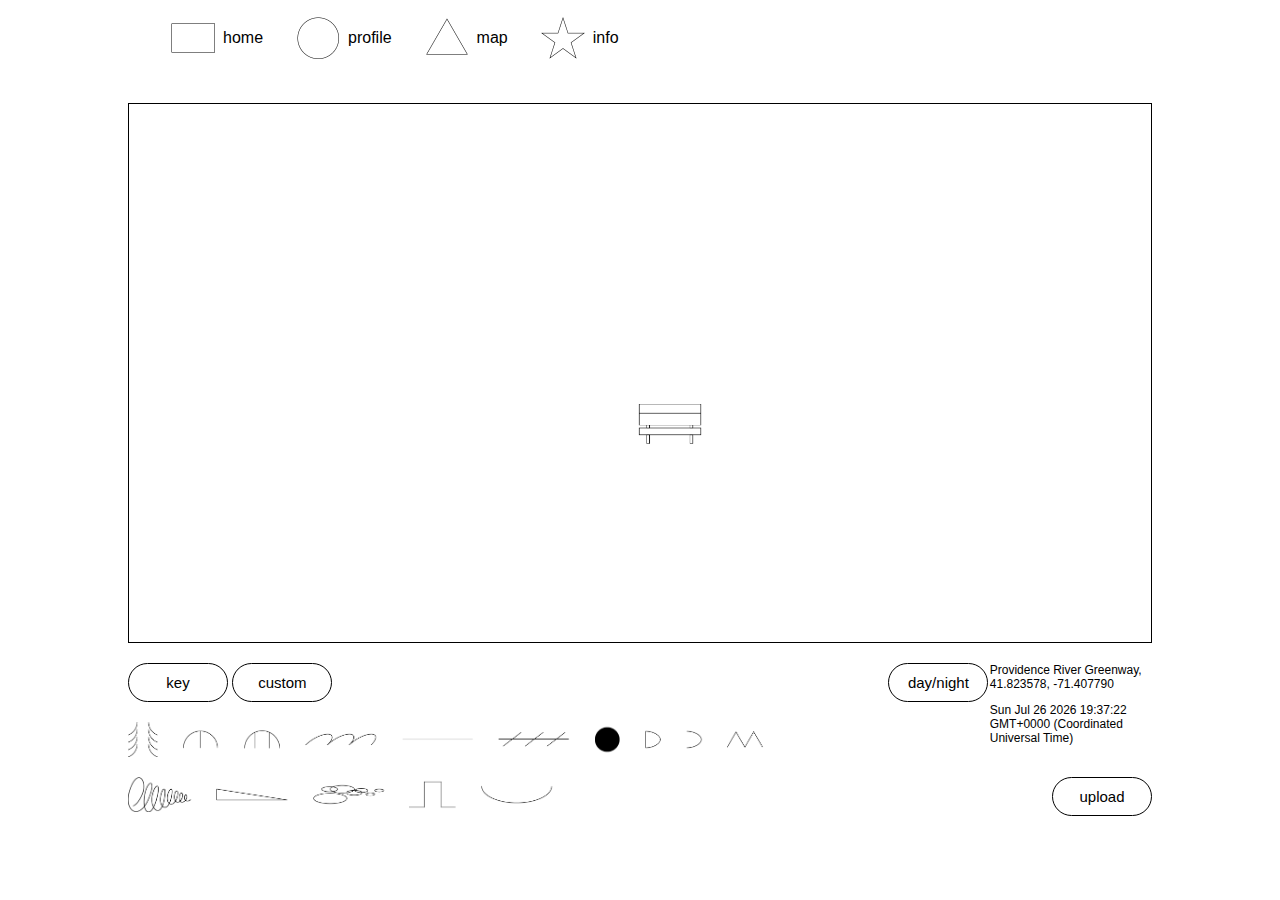
<file: index.html>
<!DOCTYPE html>
<html lang="en">
<link rel="stylesheet" href="style.css">

<head>
	<meta charset="UTF-8">
	<meta http-equiv="X-UA-Compatible" content="IE=edge">
	<meta name="viewport" content="width=device-width, initial-scale=1.0">
	<title>Document</title>

</head>


<nav>
		<ul>
			<li><img src = "assets/Frame 1.png"><a href="index.html">home</a></li>
			<li><img src = "assets/Frame 2.png"><a href="Profile.html">profile</a></li>
			<li><img src = "assets/Frame 3.png"><a href="Map.html">map</a></li>
			<li><img src = "assets/Frame 4.png"><a href="Info.html">info</a></li>
		</ul>
	</nav>


<body onmousemove="setMousePosition()">

	<div class="container" onmouseout="grabEnd()">
		<div id="frame">
				<img src="assets/Bench.png"
				width=80px;
				style="margin-left:49%;
				margin-top:300px;"
				border: 2px;>

		</div>

		<div class="tabs">
				<div>
					<button>key</button>
					<button>custom</button>



					<div class= "flexkey">

								<div id="key" class="key">
									<img src="assets/img1.png" onmousedown="addImg(1);playAudioAlt(1)">
									<img src="assets/img2.png" onmousedown="addImg(2);playAudioAlt(2)">
									<img src="assets/img3.png" onmousedown="addImg(3);playAudioAlt(3)">
									<img src="assets/img4.png" onmousedown="addImg(4);playAudioAlt(4)">
									<img src="assets/img5.png" onmousedown="addImg(5);playAudioAlt(5)">
									<img src="assets/img6.png" onmousedown="addImg(6);playAudioAlt(6)">
									<img src="assets/img7.png" onmousedown="addImg(7);playAudioAlt(7)">
									<img src="assets/img8.png" onmousedown="addImg(8);playAudioAlt(8)">
									<img src="assets/img9.png" onmousedown="addImg(9);playAudioAlt(9)">

									<img src="assets/img10.png" onmousedown="addImg(10);playAudioAlt(10)">
									<div class= "label">
										<p></p>
									<!-- <p>tree   two-footed animal</p> -->
									</div>
									<img src="assets/img11.png" onmousedown="addImg(11);playAudioAlt(11)">
									<img src="assets/img12.png" onmousedown="addImg(12);playAudioAlt(12)">
									<img src="assets/img13.png" onmousedown="addImg(13);playAudioAlt(13)">
									<img src="assets/img14.png" onmousedown="addImg(14);playAudioAlt(14)">
									<!-- <img src="assets/img15.png" onmousedown="addImg(15);playAudioAlt(15)"> -->
									<img src="assets/img16.png" onmousedown="addImg(16);playAudioAlt(16)">


									<!-- <img src="assets/img2.svg" onmousedown="addImg(2)">
									<img src="assets/img3.svg" onmousedown="addImg(3)">
									<img src="assets/img4.svg" onmousedown="addImg(4)">
									<img src="assets/img5.svg" onmousedown="addImg(5)"> -->



</div>

				</div>
		</div>


<div class= "background">
<!-- <button onclick="myFunction2()" class= "day">day</button> -->
<button onclick="myFunction()" class= "night">day/night</button>

</div>

		<div class="location">

				Providence River Greenway, 41.823578, -71.407790
				<p id = "date-time"></p>
				<p id = "date-day"></p>

				<div class="button-container">
			<button id = "upload">upload</button>

				</div>

		</div>


	<script>
		// Get the mouse coordinates to make the images draggable later on
		let mouseX = 0;
		let mouseY = 0;
		function setMousePosition() {
			let e = window.event;
			mouseX = e.clientX;
			mouseY = e.clientY;
		}

		let body = document.querySelector("body");
		let imageNumber = 0; // This is the current image number
		function addImg(key) {
			// Add new image to document
			body.innerHTML += `<img id="img${imageNumber}" class="image-draggable" src="assets/img${key}.png" onmousedown="grabStart(this);playAudio(this)" onmouseup="grabEnd()" data-imgid="${key}">`

			img = document.querySelector("#img"+imageNumber);
			img.style.left = (mouseX-20)+"px";
			img.style.top = (mouseY-20)+"px";
			grabStart(img);

			// Increment image number so that the next image has a unique ID
			imageNumber += 1;
		}

		// Start dragging
		let dragState;
		function grabStart(img) {
			dragState = setInterval(function() {
				img.style.left = (mouseX-20)+"px";
				img.style.top = (mouseY-20)+"px";
			}, 1);
		}
		// End dragging
		function grabEnd() {
			clearInterval(dragState);
		}

		//Date
		var dt = new Date();
    document.getElementById('date-time').innerHTML=dt;


		function playAudioAlt(num) {
			var audio = new Audio(`assets/audio${num}.mp3`);
			audio.play();
		}

		function playAudio(img) {
			let imgNumber = img.dataset.imgid;
			console.log(imgNumber);
			var audio = new Audio(`assets/audio${imgNumber}.mp3`);
			audio.play();
		}

		function myFunction() {
		  var element = document.getElementById('frame');
			console.log(element);
		  element.classList.toggle("dark-mode");
		}

		// function myFunction2() {
		// 	var element = document.getElementById('frame');
		// 	console.log(element);
		// 	element.classList.toggle("dark-mode2");
		// }

	</script>



</body>
				</div>
</html>
</file>
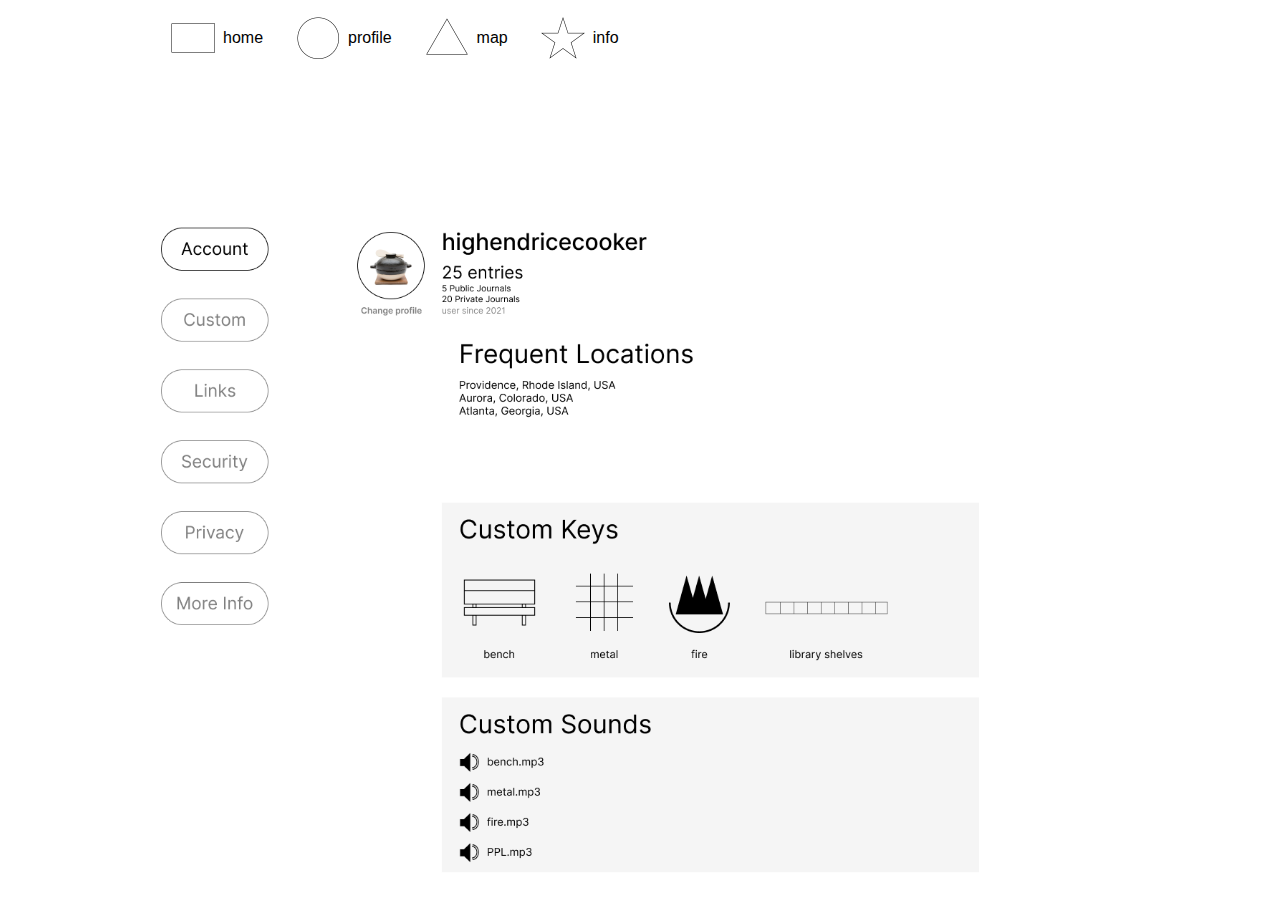
<file: Info.html>
<html lang="en">
<link rel="stylesheet" href="style.css">

<head>
	<meta charset="UTF-8">
	<meta http-equiv="X-UA-Compatible" content="IE=edge">
	<meta name="viewport" content="width=device-width, initial-scale=1.0">
	<title>Document</title>

</head>
<nav>
		<ul>
			<li><img src = "assets/Frame 1.png"><a href="index.html">home</a></li>
			<li><img src = "assets/Frame 2.png"><a href="Profile.html">profile</a></li>
			<li><img src = "assets/Frame 3.png"><a href="Map.html">map</a></li>
			<li><img src = "assets/Frame 4.png"><a href="Info.html">info</a></li>
		</ul>
	</nav>

<body>
  <img class= "profile" src="assets/settings account.png" style="height: 800px;">
</file>
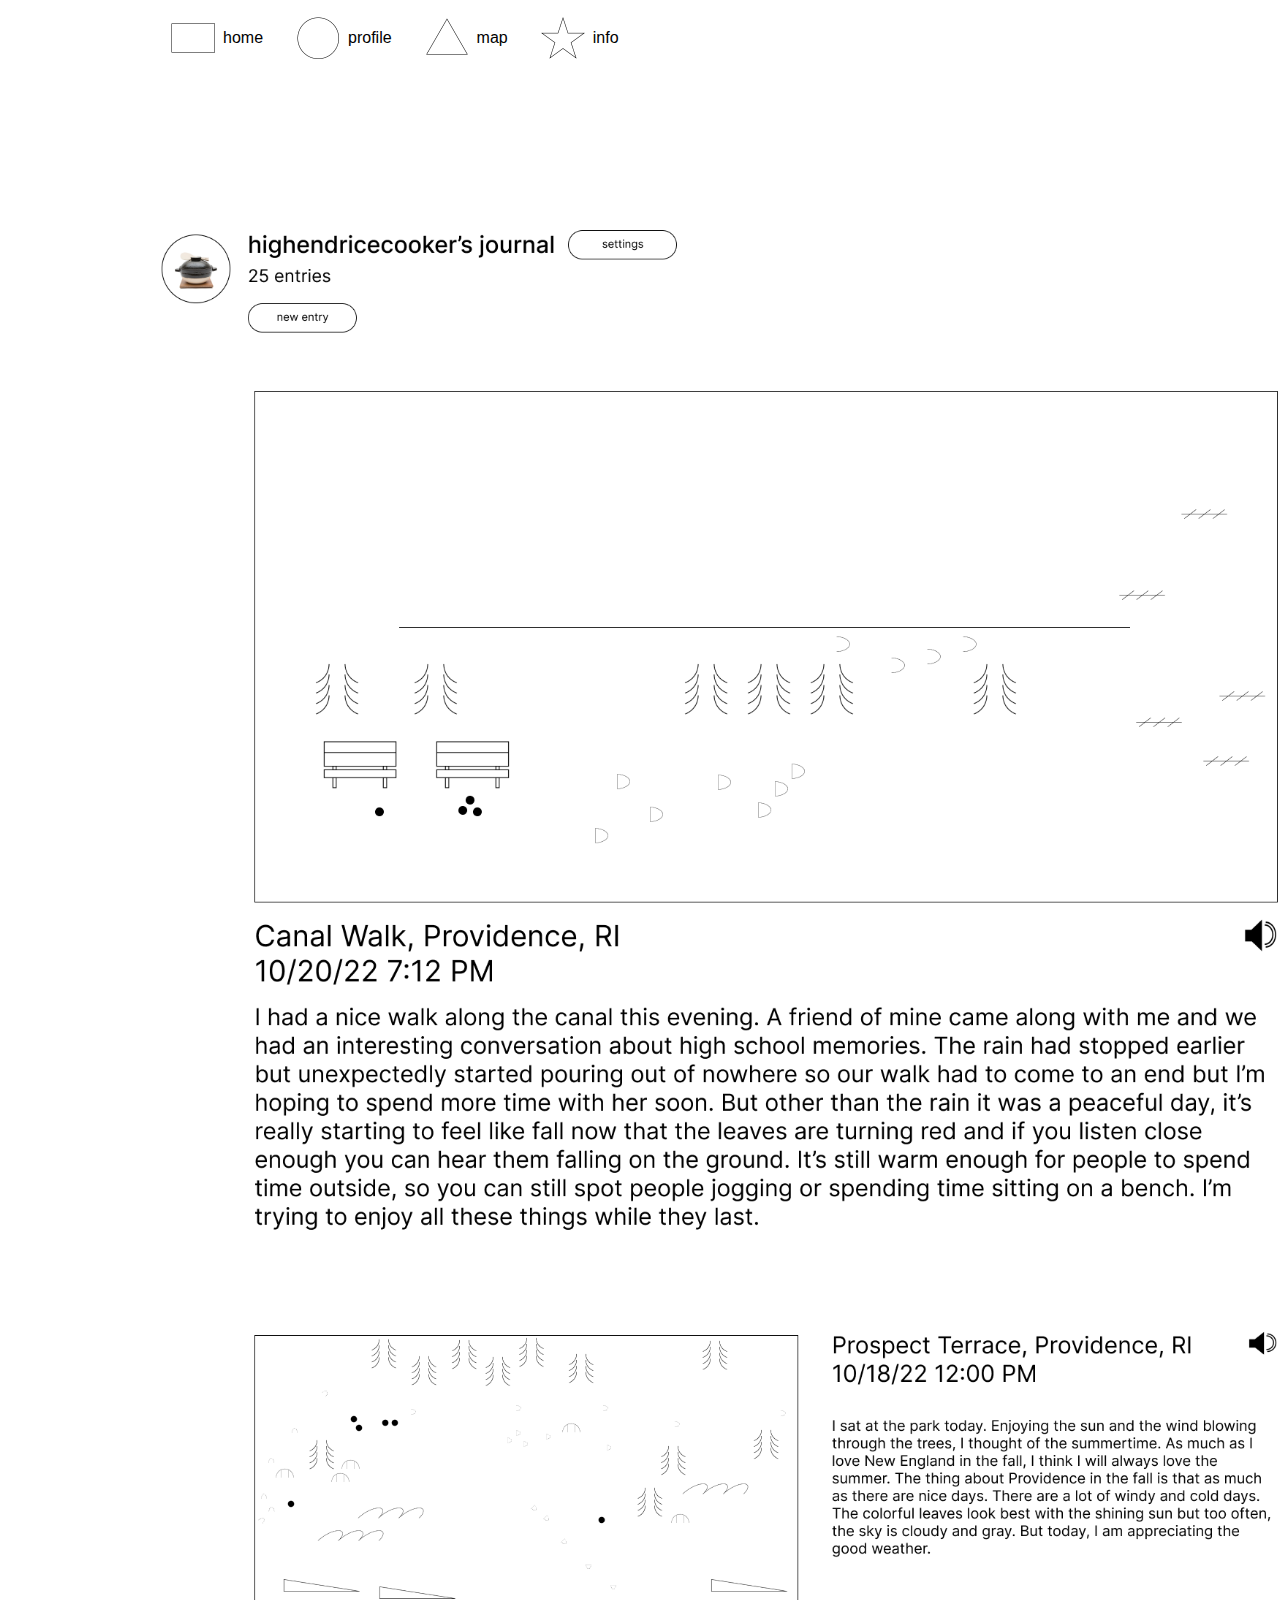
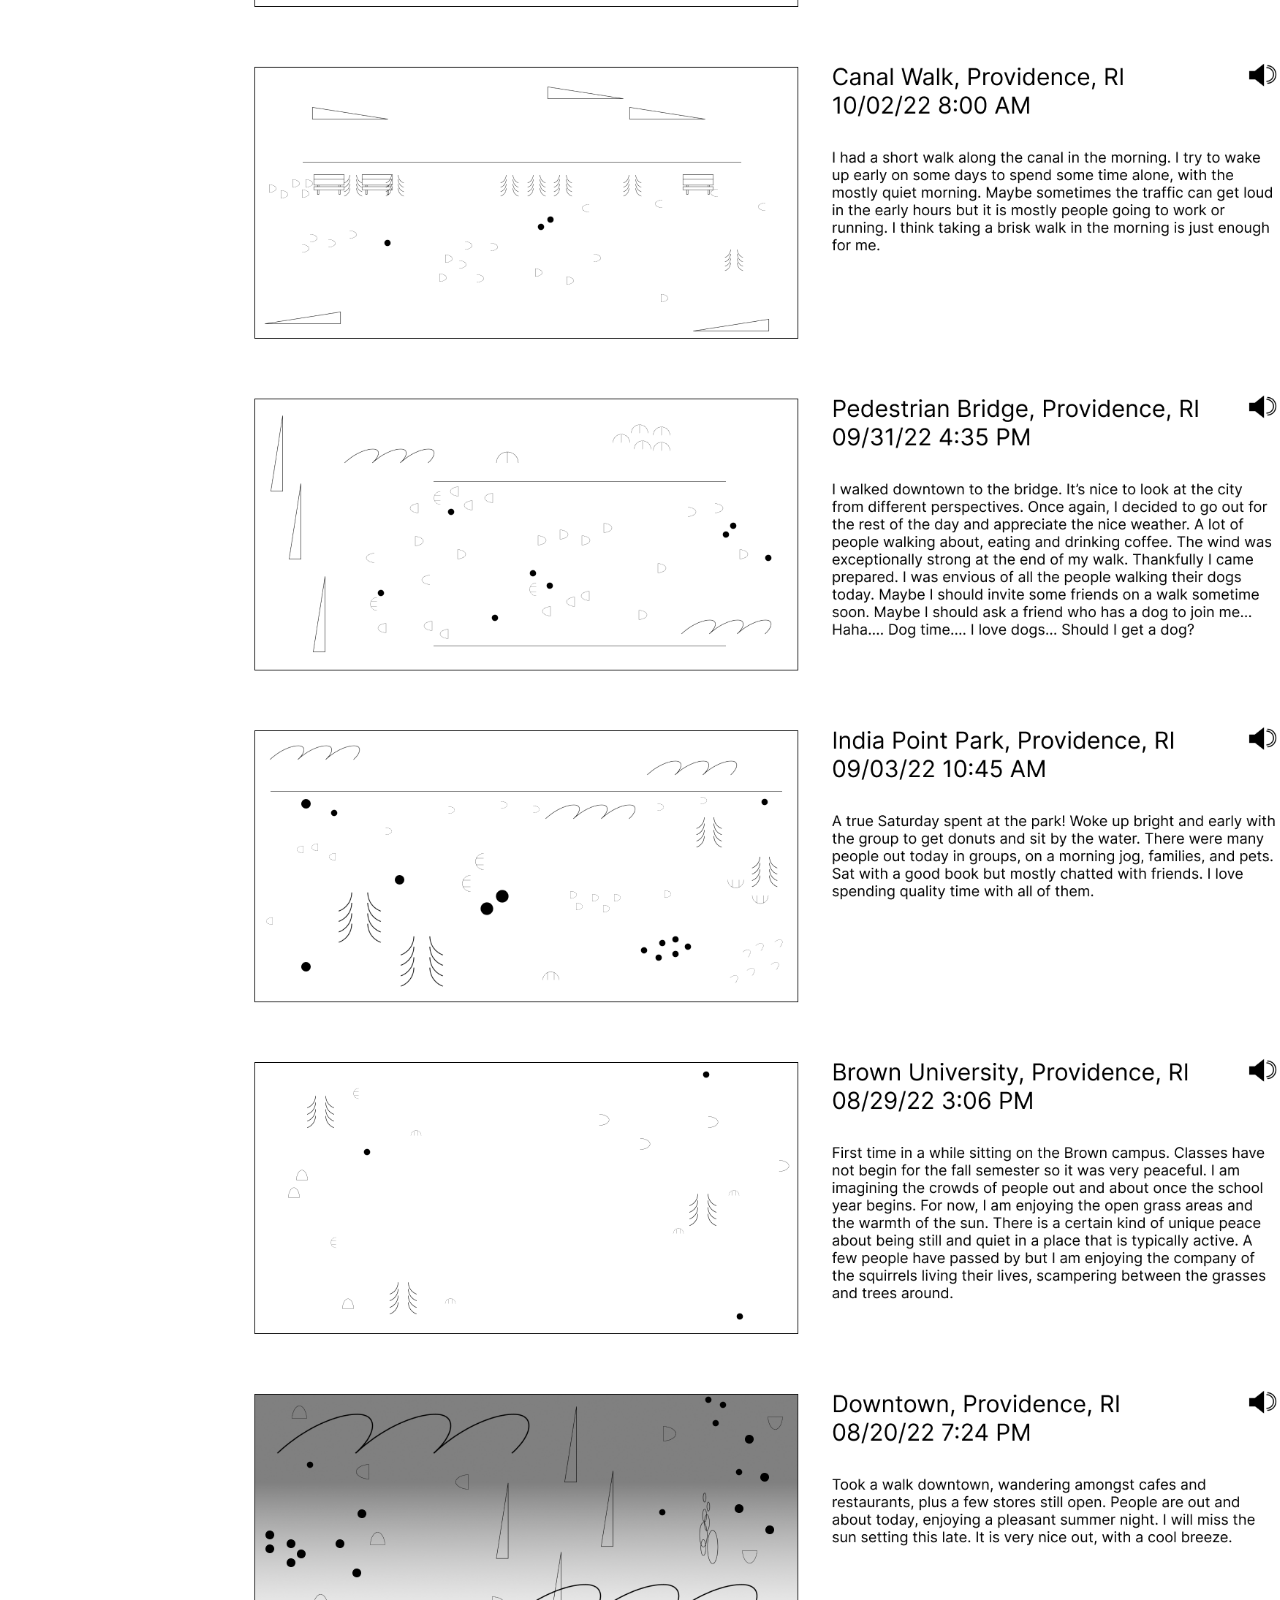
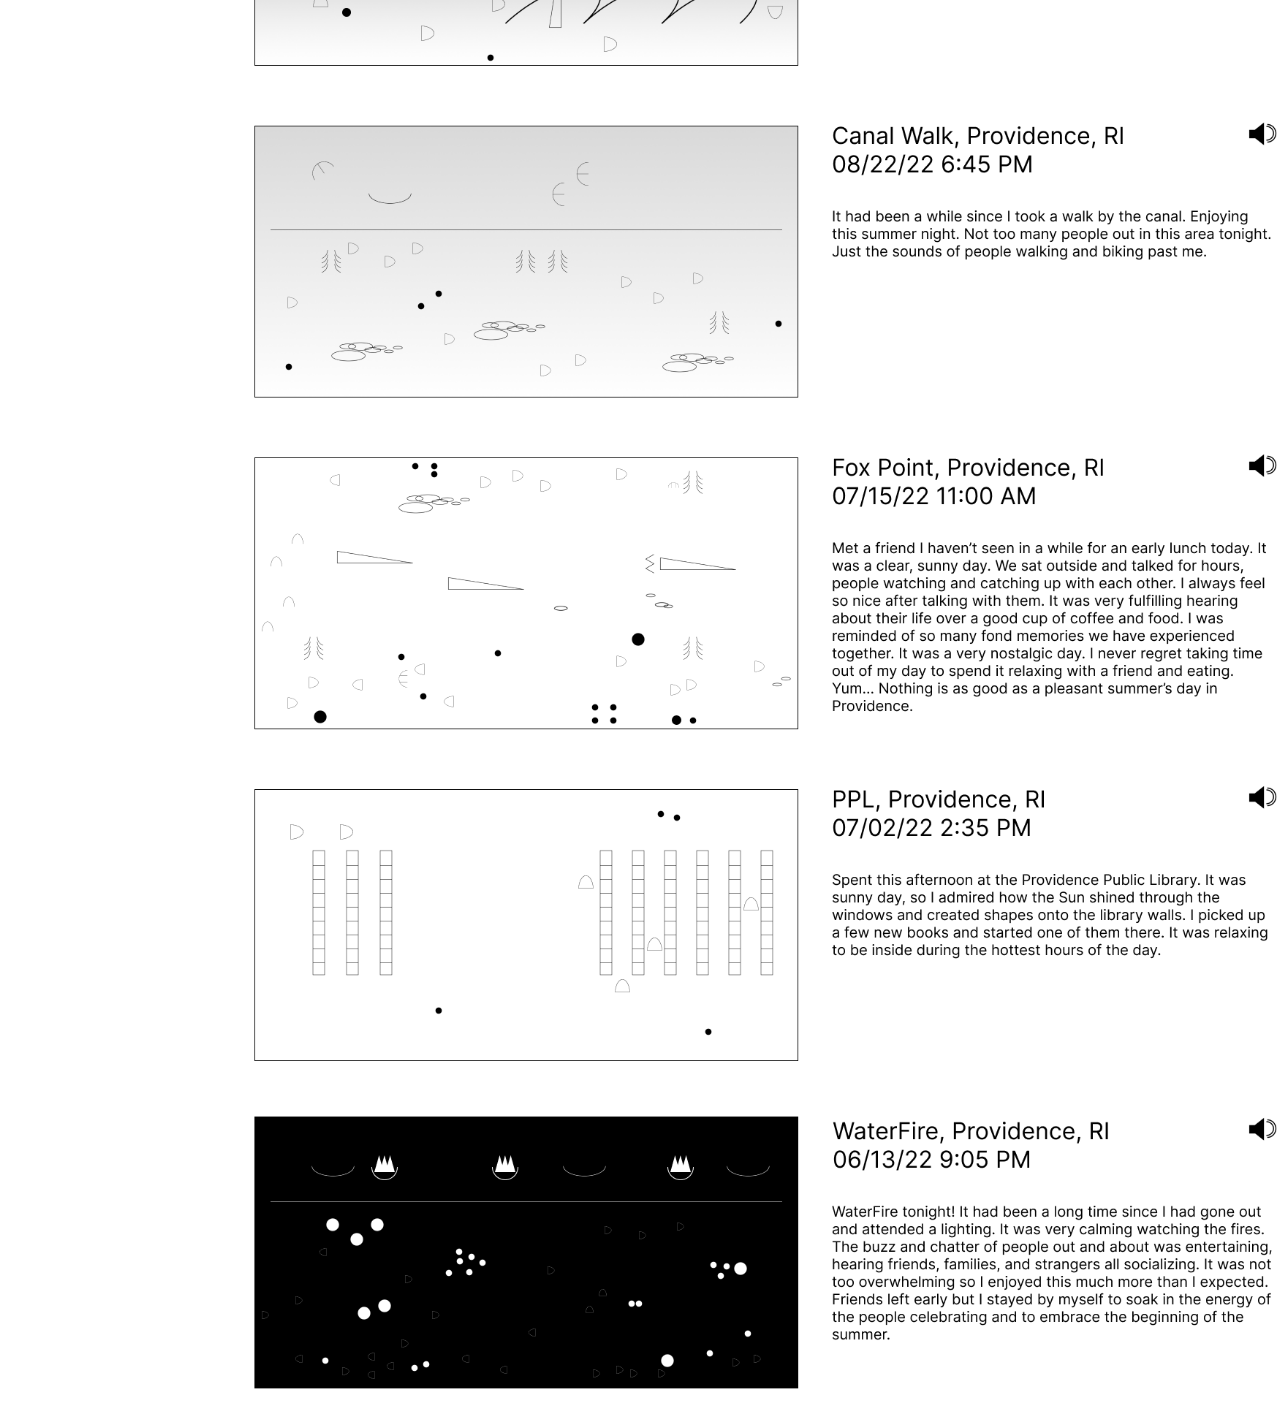
<file: Profile.html>
<html lang="en">
<link rel="stylesheet" href="style.css">
<head>
	<meta charset="UTF-8">
	<meta http-equiv="X-UA-Compatible" content="IE=edge">
	<meta name="viewport" content="width=device-width, initial-scale=1.0">
	<title>Document</title>

</head>
<nav>
		<ul>
			<li><img src = "assets/Frame 1.png"><a href="index.html">home</a></li>
			<li><img src = "assets/Frame 2.png"><a href="Profile.html">profile</a></li>
			<li><img src = "assets/Frame 3.png"><a href="Map.html">map</a></li>
			<li><img src = "assets/Frame 4.png"><a href="Info.html">info</a></li>
		</ul>
	</nav>
<body>
  <img class= "profile" src="assets/profile page 2.png"
  style="height: 4500px;">
<!-- <script>
  // When the user scrolls the page, execute myFunction
window.onscroll = function() {myFunction()};

// Get the navbar
var navbar = document.getElementById("navbar");

// Get the offset position of the navbar
var sticky = navbar.offsetTop;

// Add the sticky class to the navbar when you reach its scroll position. Remove "sticky" when you leave the scroll position
function myFunction() {
  if (window.pageYOffset >= sticky) {
    navbar.classList.add("sticky")
  } else {
    navbar.classList.remove("sticky");
  }
}
</script> -->
</body>
</html>
</file>
<file: style.css>
* {
  box-sizing: border-box;
}


body{
    font-family: sans-serif;
    margin: 0;
    margin-left: 10%;
    margin-right: 10%;
    margin-top: 1%;
}

header{
  width: 100%;

}

.container {
  width: 100%;
  overflow-x: hidden;
}

.flexkey{
  display:flex;
}

/* .flex-child {
    flex: 1;
}

.flex-child:first-child {
    margin-right: 20px;
} */


.key {
  margin-top: 0px;
  padding: 20px 0 20px 0;
  gap: 30px;
  width:100%;
}

.key img {
  height: 35px;
  cursor: grab;
  user-drag: none;
  -webkit-user-drag: none;
  user-select: none;
  -moz-user-select: none;
  -webkit-user-select: none;
  -ms-user-select: none;
}

.image-draggable {
  position: absolute;
  height: 50px;
  cursor: grab;
  user-drag: none;
  -webkit-user-drag: none;
  user-select: none;
  -moz-user-select: none;
  -webkit-user-select: none;
  -ms-user-select: none;
}

.image-draggable:hover {
  transform: scale(1.5);
}
.image-draggable:active {
  cursor:grabbing;
}

nav {
  background-color: #fff;
  width: 100%;
}

ul {
  margin: 0;
  padding-top: 0px;
  padding-bottom: 40px;
  display: flex;
  list-style-type: none;
  gap: 30px;
}

li {
  display: flex;
  align-items: center;
  justify-content: center;
  gap: 5px;
  line-height: 1em;
}

nav a {
  text-decoration: none;
  color: black;
}

li img{
  width:50px;
  height:50px;
}

/* .pre-key{
  width:500px;
  padding: 30px 0 30px 0;
} */

.tabs{
  margin-top: 20px;
    display:grid;
    grid-template-columns: .75fr .10fr .16fr ;
    width: 100%;

}



button{
  font-size: 15px;
  width: 100px;
  background: white;
  border: 1px solid black;
  border-radius: 100px;
  padding: 10px;
  cursor: pointer;
}

button:hover{
  background:black;
  color:white;
  transition: 0.1s;
}

a: visited{
  color: black;
}

/* .box{
  margin-top: 50%;
  margin-bottom: 50px;
  margin-left: 10%;
  margin-right: 10%;
  border: solid black;
  height: 900px;
} */

.info{
  position:relative;
  margin-left:75%;
  padding-top: 2%;
  list-style: none;
}

#frame {
  width: 100%;
  height: 540px;
  border: 1.5px solid black;
  background-color: white;
  color: black;

}

.button-container{
width:100%;
margin-top: 20%;
display:flex;
justify-content: flex-end;
}

.location {

  font-size: 12px;
}

/* .label {

  font-size: 12px;
} */

.dark-mode {
  background-color: rgba(0,0,0,0.5) !important;
  color: white !important;
}

/* .dark-mode2 {
  background-color: white !important;
  color: black !important;
} */
/* background: rgba(0,0,0,0.5); */

.settings {
  display:grid;
  grid-template-columns: .20fr 1fr ;
  width: 100%;
}

/* #navbar{
  .sticky {
  position: fixed;
  top: 0;
  width: 100%;
}

.sticky + .content {
  padding-top: 60px;
} */
</file>
